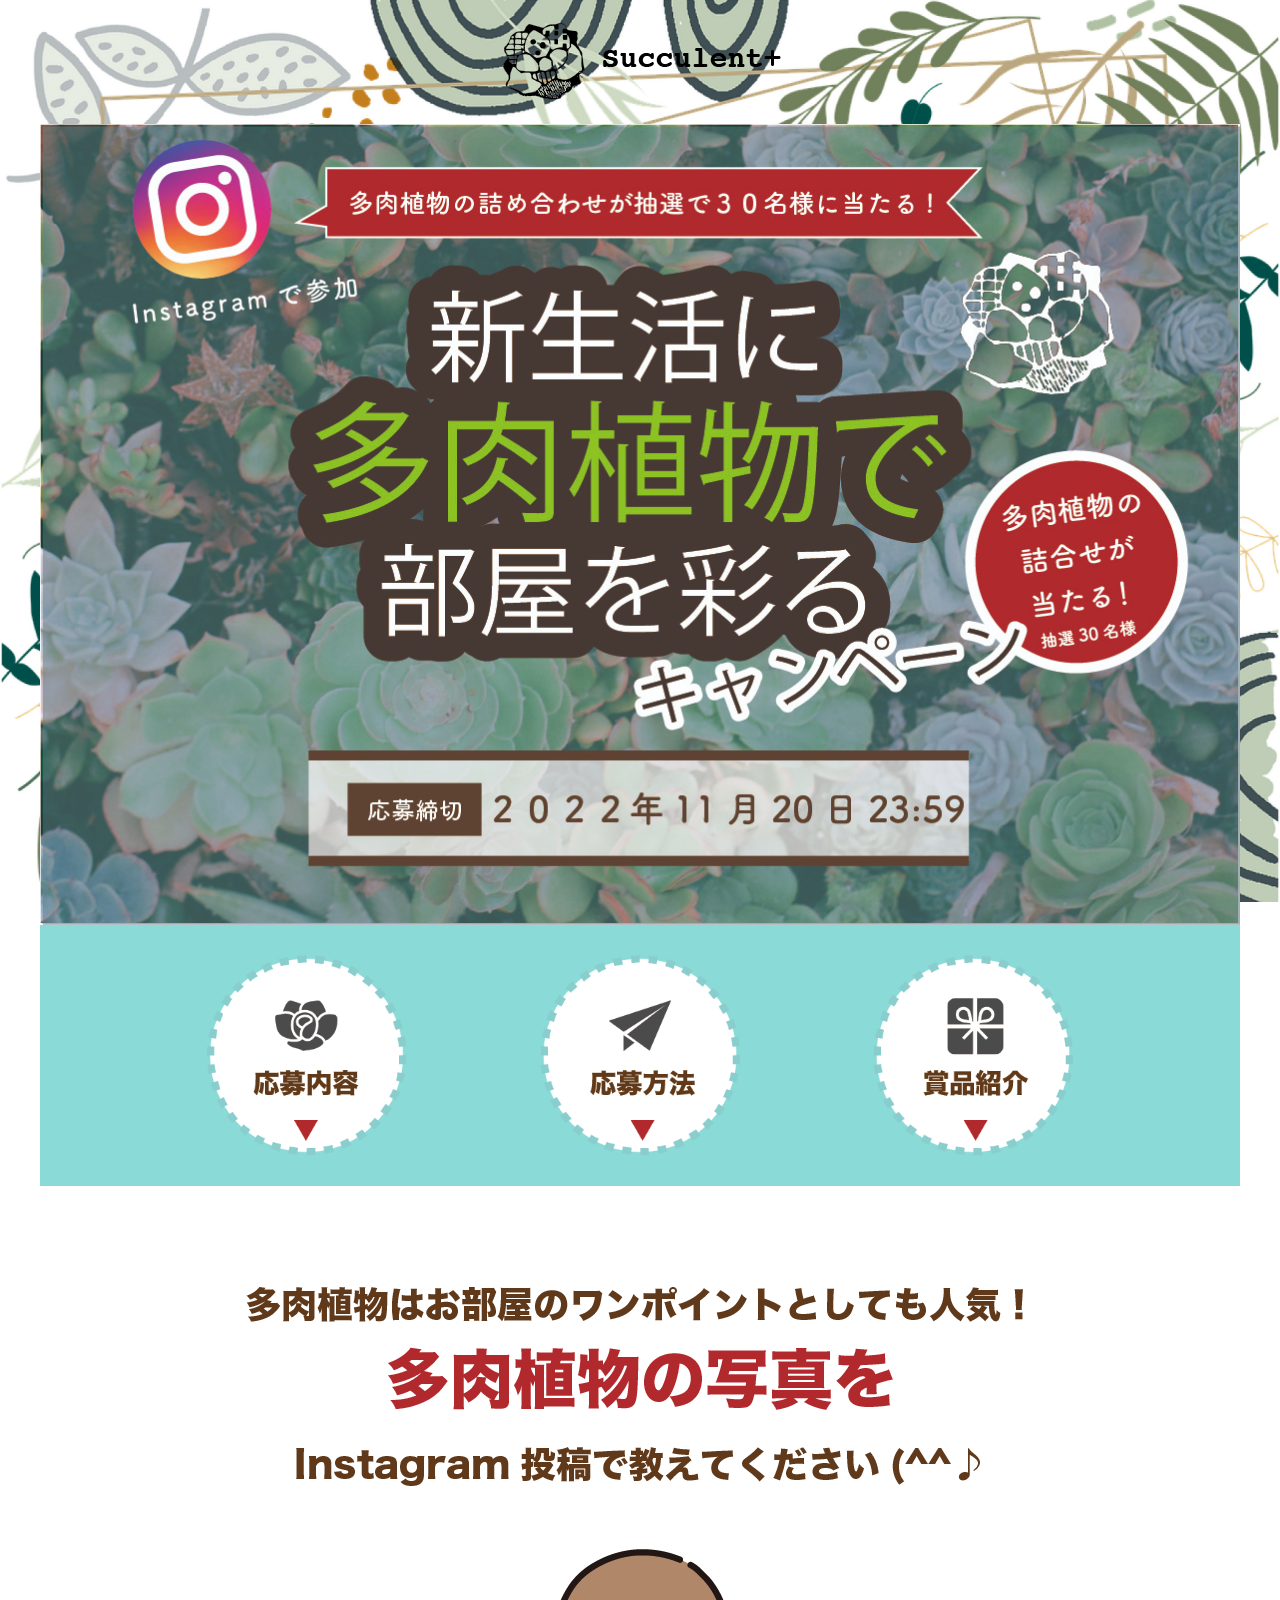
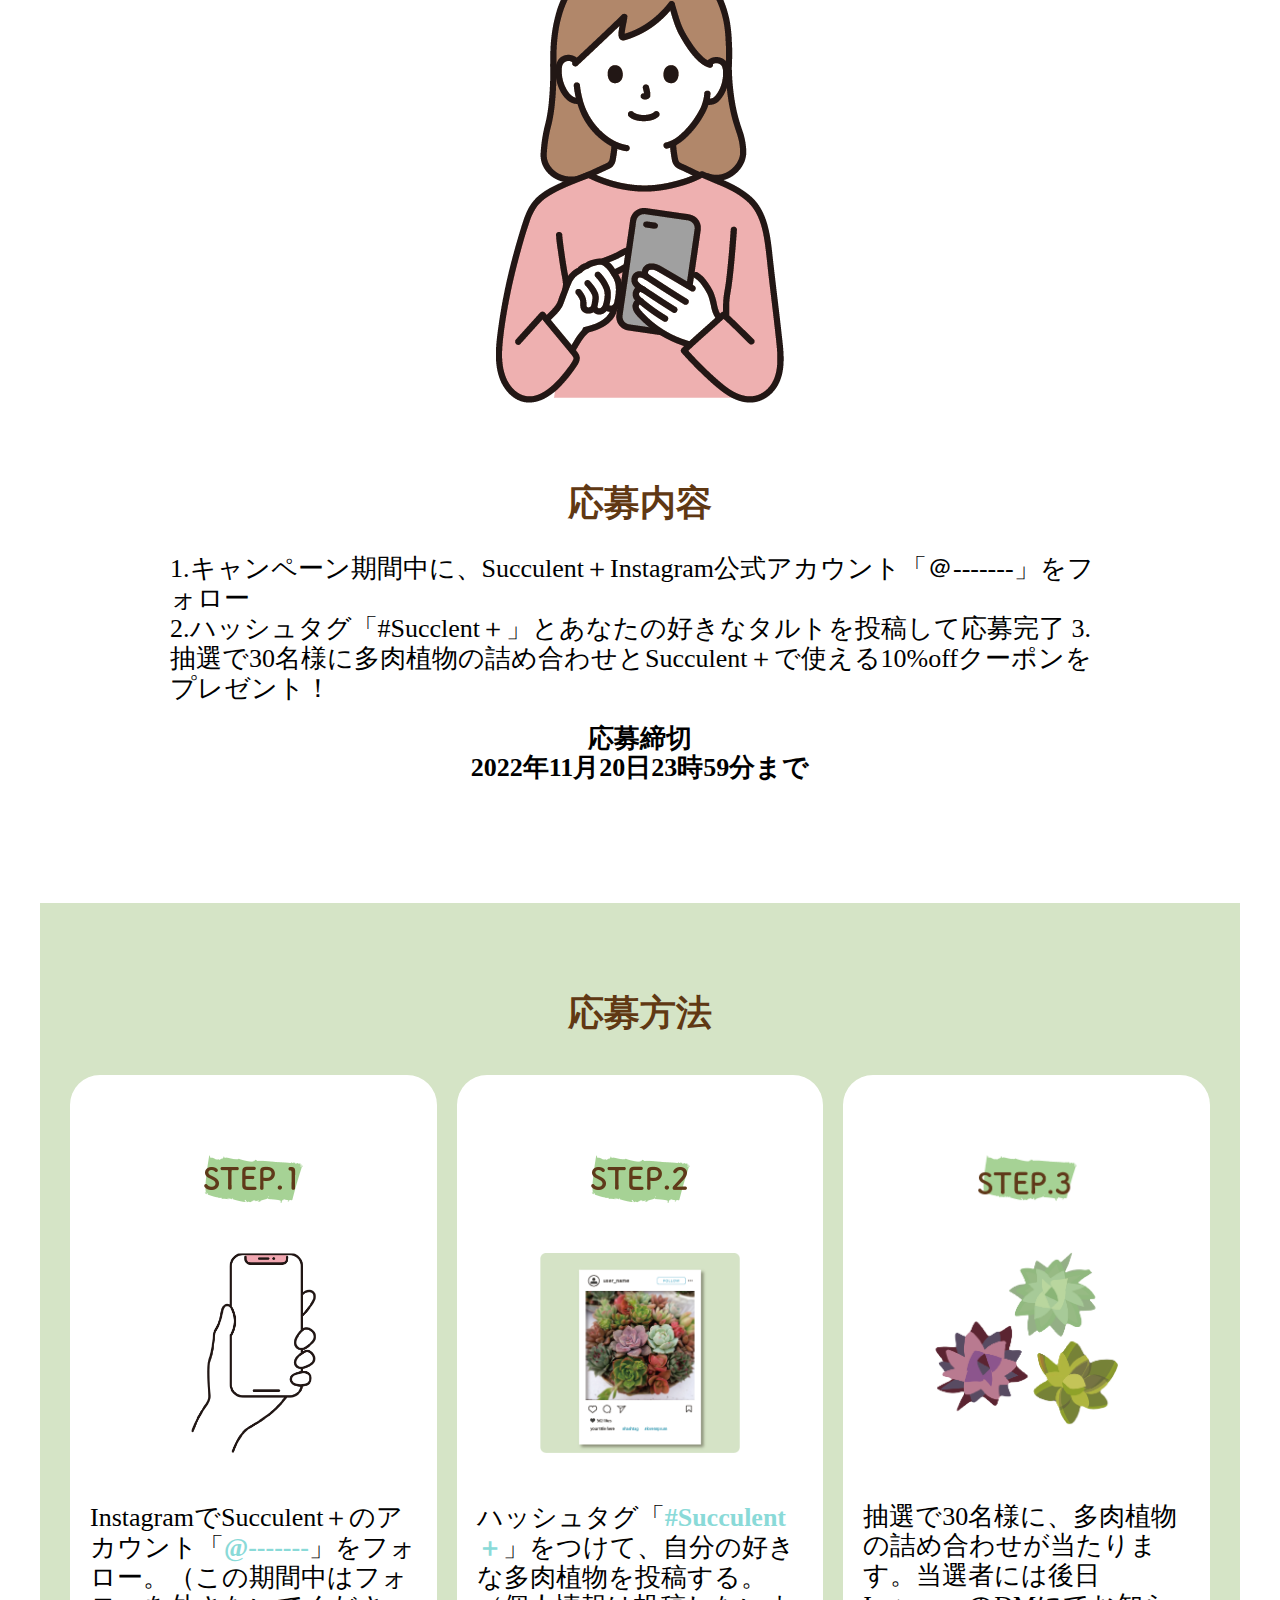
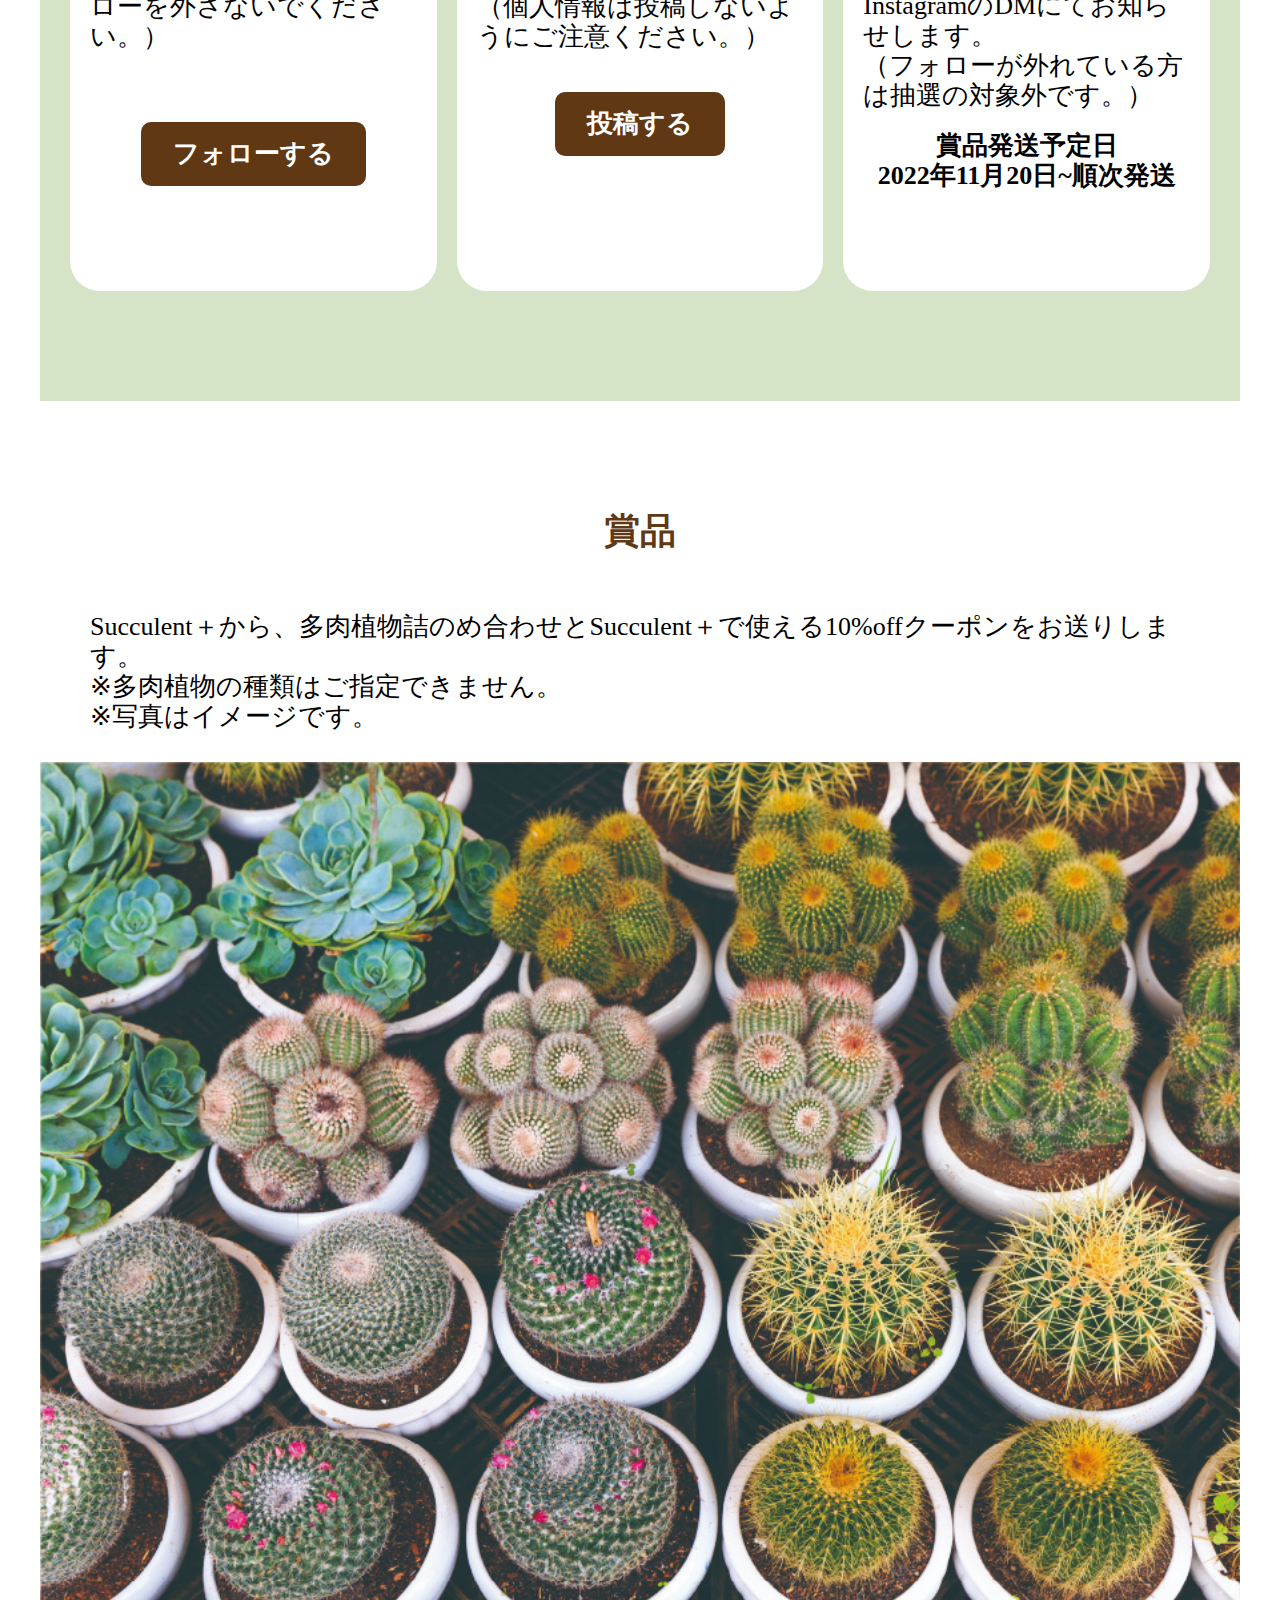
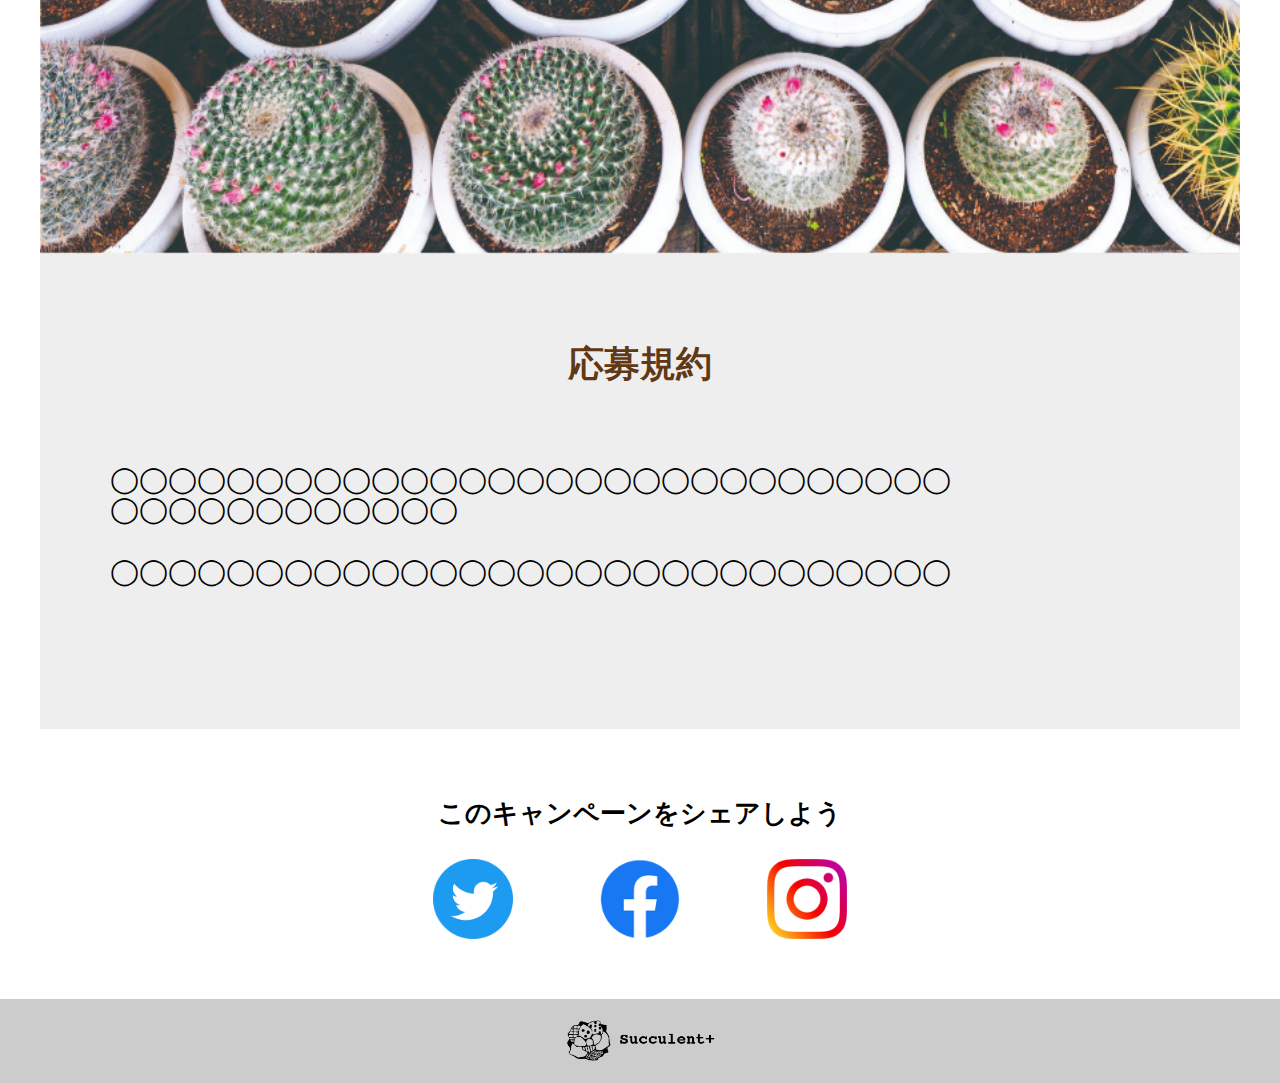
<file: SucculentPlus/campaign/index.html>
<!doctype html>
<html>
<head>
<meta charset="UTF-8">
<meta name="viewport" content="width=device-width, initial-scale=1">
<title>多肉植物キャンペーン(Succulent＋)</title>
<link href="css/destyle.css" rel="stylesheet" type="text/css">
<link href="css/style.css" rel="stylesheet" type="text/css">
</head>

<body>
	<header>
	<div class="logo">
	<a href="#"><img src="images/logo.png" alt="Succulent＋" /></a>
	</div>
	</header>
	
	
	<main>
	<div class="main-inner">
		
	<section>
	<div class="mainVisual">
		<h1 class="sp"><img src="images/mainV.jpg" alt="多肉植物でお部屋を飾る" /></h1>
		<h1 class="pc"><img src="images/mainV_CP.jpg" alt="多肉植物でお部屋を飾る" /></h1>
	</div>
	</section>
		
		
	<section>
	<nav>
		<ul class="icon-navi">
		    <li><a href="#about"><img src="images/btn_naiyou.png" alt="内容" /></a></li>
		    <li><a href="#howto"><img src="images/btn_oubo.png" alt="方法" /></a></li>
		    <li><a href="#prize"><img src="images/btn_syouhinn.png" alt="賞品" /></a></li>
		</ul>
	</nav>
	</section>
		
	
	<section>
	<div class="summary">
		<div class="sum-ttl"><img src="images/sum_ttl.png" alt="好きな多肉植物を教えてください" /></div>
		<div class="sum-img"><img src="images/sum_cut.png" alt="応募は簡単" /></div>
		<h2 id="about">応募内容</h2>
		<ol>
		<li>1.キャンペーン期間中に、Succulent＋Instagram公式アカウント「＠-------」をフォロー</li>
		<il>2.ハッシュタグ「#Succlent＋」とあなたの好きなタルトを投稿して応募完了</il>
		<il>3.抽選で30名様に多肉植物の詰め合わせとSucculent＋で使える10%offクーポンをプレゼント！</il>
		</ol>
		<h3>応募締切<br />2022年11月20日23時59分まで</h3>
	</div>
	</section>
		
		
	<section id="howto">
	<div class="howto">
		<h2>応募方法</h2>
		<div class="how-inner">
		    <div class="howtoBox">
			    <div class="how-icon"><img src="images/step1.png" alt="step1" /></div>
			    <div class="how-pic"><img src="images/step1_cut.png" alt="フォロー" /></div>
			    <p>InstagramでSucculent＋のアカウント「<a href="#">@-------</a>」をフォロー。（この期間中はフォローを外さないでください。）</p>
			　  <div class="btn-inner"><a href="#" class="btn">フォローする</a></div>
			</div>
		    <div class="howtoBox">
			    <div class="how-icon"><img src="images/step2.png" alt="step2" /></div>
			    <div class="how-pic"><img src="images/step2_cut.png" alt="投稿"　/></div>
			    <p>ハッシュタグ「<a href="#">#Succulent＋</a>」をつけて、自分の好きな多肉植物を投稿する。（個人情報は投稿しないようにご注意ください。）</p>
			    <div class="btn-inner"><a href="#" class="btn">投稿する</a></div>
			</div>
		    <div class="howtoBox">
				<div class="how-icon"><img src="images/step３.png" alt="step3" /></div>
			    <div class="how-pic"><img src="images/step３_cut.png" alt="DMでお知らせします。" /></div>
				<p>抽選で30名様に、多肉植物の詰め合わせが当たります。当選者には後日InstagramのDMにてお知らせします。</p>
				<p>（フォローが外れている方は抽選の対象外です。）</p>
			    <h3>賞品発送予定日<br />2022年11月20日~順次発送</h3>
			</div>
		</div>
	</div>
	</section>
		
		
	<section id="prize">
	<div class="prize">
		<h2>賞品</h2>
		<p>Succulent＋から、多肉植物詰のめ合わせとSucculent＋で使える10%offクーポンをお送りします。<br />
		※多肉植物の種類はご指定できません。<br />
		※写真はイメージです。</p>
		<div class="prize-img"><img src="images/item_cut.jpg" alt="多肉植物の詰め合わせ" /></div>
	</div>
	</section>
		
		
	<section>
	<div class="terms">
		<h2>応募規約</h2>
		<div class="te-txt">
		    <p>◯◯◯◯◯◯◯◯◯◯◯◯◯◯◯◯◯◯◯◯◯◯◯◯◯◯◯◯◯<br/>
			   ◯◯◯◯◯◯◯◯◯◯◯◯</p>
		    <p>◯◯◯◯◯◯◯◯◯◯◯◯◯◯◯◯◯◯◯◯◯◯◯◯◯◯◯◯◯</p>
		</div>
	</div>
	</section>
		
		
	<section>
	<div class="share">
	   <h3>このキャンペーンをシェアしよう</h3>
	   <div class="shar-inner">
		<div class="icon"><a href="#"><img src="images/icon_Twitter_blue.png" alt="Twitter" /></a></div>
		<div class="icon"><a href="#"><img src="images/icon_fasebook_blue.png" alt="Facebook" /></a></div>
		<div class="icon"><a href="#"><img src="images/icon_Instagram_rgb.png" alt="Instagram" /></a></div>
	   </div>
	</div>
	</section>
		
	</div><!--/main-inner-->
	</main>
	
	
	<footer>
	    <div class="f-logo">
		<a href="#"><img src="images/logo.png" alt="Succulent＋" /></a>
		</div>
	</footer>
</body>
</html>
</file>
<file: SucculentPlus/campaign/css/style.css>
@charset "UTF-8";
/* CSS Document */
@import url();
html {
	font-size:20px;	
}
body {
	font-family:"Kosug Maru","Hiragino Sans","Hiragino Kaku Gothic ProN", Meiryo, "sans-serif";
	background: url("../images/flowers-gf88e18e89_1280.jpg")center center / cover no-repeat fixed;
}
img {
	max-width: 100%;
}
a {
	color:#8adad8;
	font-weight:bold;
} 
h2 {
	font-size: 1.8rem;
	font-weight:bold;
	text-align: center;
	color:#603813;
	padding:30px 0;
}
h3 {
	font-weight:bold;
	text-align: center;
	padding:20px 0;
}
.sp {
	display:inline;
}
.pc {
	display:none;
}

.btn-inner {
	text-align:center;
}
a.btn {
	display: inline-block;
	border:2px solid #603813;
	color:#fff;
	padding:15px 30px;
	margin:40px 0 0 0;
	justify-content: center;
	border-radius:10px;
	transform:translateY(0px);
	transition:all 0.3s;
	background:#603813;
}
a.btn:hover {
	color:#603813;
	background:#fff;
	transform:translateY(-3px);
	box-shadow: 0 5px 0 #603813;
}

header .logo{
	padding:20px;
	margin:auto;
	text-align:center;
}
header .logo img{
	max-width:100%;
}
footer .f-logo{
	padding:20px;
	margin: auto;
	text-align:center;
	background:#ccc;
}
footer .f-logo img{
	width: 150px;
}

.main-inner{
	margin: auto;
	width: 100%;
	background:#fff;
}
nav{
	padding: 30px 0;
	background: #8adad8;
}
nav ul.icon-navi{
	display: flex;
}
nav ul.icon-navi li{
	width: calc(100%/3);
	justify-content:space-between;
	text-align:center;
}
nav ul.icon-navi li img{
	width:120px;
}

.summary{
	padding:100px 30px;
}
.summary .sum-ttl{
	text-align: center;
}
.summary .sum-img{
	text-align: center;
	padding:50px;
}
.summary ol{
	lisy-style:decimal;
	padding: 0 20px;
}

.howto{
	background: #d5e4c6;
	padding:60px 20px 100px 20px;
}
.how-inner{
	display:block;
}
.howto .howtoBox{
	background: #fff;
	width: 100%;
	padding: 80px 20px;
	margin: 50px auto;
	border-radius:30px;
}
.howto .how-icon{
	text-align: center;
}
.howto .how-icon img{
	width:100px;
}
.howto .how-pic{
	text-align: center;
	padding: 50px 0;
}

.prize{
	padding: 80px 0 0 0;
}
.prize p{
	padding:30px 20px;
}
.prize img{
	width:100%;
}
.terms {
	background: #eee;
	padding:60px 20px;
}
.terms .te-txt {
	padding:50px 0;
}
.terms .te-txt p {
	margin-bottom:1.6rem;
}

.share{
	padding:50px 20px;
}
.shar-inner{
	display: flex;
}
.shar-inner .icon {
	width:calc(100% / 3) ;
	justify-content: space-between;
	text-align:center;
	padding:10px;
 }

.shar-inner .icon img {
 width:80px ;
}

@media screen and (min-width: 768px){
	.main-inner { max-width:900px; }
	nav ul.icon-navi li img { width:200px; }
	.summary ol { padding:0 100px; }
	.prize p { padding:30px 50px; }
	.terms .te-txt { padding:50px; }
	.shar-inner { width:500px; margin:auto; }
}
@media screen and (min-width: 1200px){
	*{ font-size:26px; }
	.sp { display:none; }
	.pc { display:inherit; }
	.main-inner { max-width:1200px; }
	nav { padding:30px 100px; }
	.how-inner{ display:flex; }
	.howto .howtoBox { margin:10px; }
	.howto .how-pic img { width:auto; height:200px; }
 }
</file>
<file: SucculentPlus/campaign/css/destyle.css>
/*! destyle.css v3.0.2 | MIT License | https://github.com/nicolas-cusan/destyle.css */

/* Reset box-model and set borders */
/* ============================================ */

*,
::before,
::after {
  box-sizing: border-box;
  border-style: solid;
  border-width: 0;
}

/* Document */
/* ============================================ */

/**
 * 1. Correct the line height in all browsers.
 * 2. Prevent adjustments of font size after orientation changes in iOS.
 * 3. Remove gray overlay on links for iOS.
 */

html {
  line-height: 1.15; /* 1 */
  -webkit-text-size-adjust: 100%; /* 2 */
  -webkit-tap-highlight-color: transparent; /* 3*/
}

/* Sections */
/* ============================================ */

/**
 * Remove the margin in all browsers.
 */

body {
  margin: 0;
}

/**
 * Render the `main` element consistently in IE.
 */

main {
  display: block;
}

/* Vertical rhythm */
/* ============================================ */

p,
table,
blockquote,
address,
pre,
iframe,
form,
figure,
dl {
  margin: 0;
}

/* Headings */
/* ============================================ */

h1,
h2,
h3,
h4,
h5,
h6 {
  font-size: inherit;
  font-weight: inherit;
  margin: 0;
}

/* Lists (enumeration) */
/* ============================================ */

ul,
ol {
  margin: 0;
  padding: 0;
  list-style: none;
}

/* Lists (definition) */
/* ============================================ */

dt {
  font-weight: bold;
}

dd {
  margin-left: 0;
}

/* Grouping content */
/* ============================================ */

/**
 * 1. Add the correct box sizing in Firefox.
 * 2. Show the overflow in Edge and IE.
 */

hr {
  box-sizing: content-box; /* 1 */
  height: 0; /* 1 */
  overflow: visible; /* 2 */
  border-top-width: 1px;
  margin: 0;
  clear: both;
  color: inherit;
}

/**
 * 1. Correct the inheritance and scaling of font size in all browsers.
 * 2. Correct the odd `em` font sizing in all browsers.
 */

pre {
  font-family: monospace, monospace; /* 1 */
  font-size: inherit; /* 2 */
}

address {
  font-style: inherit;
}

/* Text-level semantics */
/* ============================================ */

/**
 * Remove the gray background on active links in IE 10.
 */

a {
  background-color: transparent;
  text-decoration: none;
  color: inherit;
}

/**
 * 1. Remove the bottom border in Chrome 57-
 * 2. Add the correct text decoration in Chrome, Edge, IE, Opera, and Safari.
 */

abbr[title] {
  text-decoration: underline dotted; /* 2 */
}

/**
 * Add the correct font weight in Chrome, Edge, and Safari.
 */

b,
strong {
  font-weight: bolder;
}

/**
 * 1. Correct the inheritance and scaling of font size in all browsers.
 * 2. Correct the odd `em` font sizing in all browsers.
 */

code,
kbd,
samp {
  font-family: monospace, monospace; /* 1 */
  font-size: inherit; /* 2 */
}

/**
 * Add the correct font size in all browsers.
 */

small {
  font-size: 80%;
}

/**
 * Prevent `sub` and `sup` elements from affecting the line height in
 * all browsers.
 */

sub,
sup {
  font-size: 75%;
  line-height: 0;
  position: relative;
  vertical-align: baseline;
}

sub {
  bottom: -0.25em;
}

sup {
  top: -0.5em;
}

/* Replaced content */
/* ============================================ */

/**
 * Prevent vertical alignment issues.
 */

svg,
img,
embed,
object,
iframe {
  vertical-align: bottom;
}

/* Forms */
/* ============================================ */

/**
 * Reset form fields to make them styleable.
 * 1. Make form elements stylable across systems iOS especially.
 * 2. Inherit text-transform from parent.
 */

button,
input,
optgroup,
select,
textarea {
  -webkit-appearance: none; /* 1 */
  appearance: none;
  vertical-align: middle;
  color: inherit;
  font: inherit;
  background: transparent;
  padding: 0;
  margin: 0;
  border-radius: 0;
  text-align: inherit;
  text-transform: inherit; /* 2 */
}

/**
 * Reset radio and checkbox appearance to preserve their look in iOS.
 */

[type="checkbox"] {
  -webkit-appearance: checkbox;
  appearance: checkbox;
}

[type="radio"] {
  -webkit-appearance: radio;
  appearance: radio;
}

/**
 * Correct cursors for clickable elements.
 */

button,
[type="button"],
[type="reset"],
[type="submit"] {
  cursor: pointer;
}

button:disabled,
[type="button"]:disabled,
[type="reset"]:disabled,
[type="submit"]:disabled {
  cursor: default;
}

/**
 * Improve outlines for Firefox and unify style with input elements & buttons.
 */

:-moz-focusring {
  outline: auto;
}

select:disabled {
  opacity: inherit;
}

/**
 * Remove padding
 */

option {
  padding: 0;
}

/**
 * Reset to invisible
 */

fieldset {
  margin: 0;
  padding: 0;
  min-width: 0;
}

legend {
  padding: 0;
}

/**
 * Add the correct vertical alignment in Chrome, Firefox, and Opera.
 */

progress {
  vertical-align: baseline;
}

/**
 * Remove the default vertical scrollbar in IE 10+.
 */

textarea {
  overflow: auto;
}

/**
 * Correct the cursor style of increment and decrement buttons in Chrome.
 */

[type="number"]::-webkit-inner-spin-button,
[type="number"]::-webkit-outer-spin-button {
  height: auto;
}

/**
 * 1. Correct the outline style in Safari.
 */

[type="search"] {
  outline-offset: -2px; /* 1 */
}

/**
 * Remove the inner padding in Chrome and Safari on macOS.
 */

[type="search"]::-webkit-search-decoration {
  -webkit-appearance: none;
}

/**
 * 1. Correct the inability to style clickable types in iOS and Safari.
 * 2. Fix font inheritance.
 */

::-webkit-file-upload-button {
  -webkit-appearance: button; /* 1 */
  font: inherit; /* 2 */
}

/**
 * Clickable labels
 */

label[for] {
  cursor: pointer;
}

/* Interactive */
/* ============================================ */

/*
 * Add the correct display in Edge, IE 10+, and Firefox.
 */

details {
  display: block;
}

/*
 * Add the correct display in all browsers.
 */

summary {
  display: list-item;
}

/*
 * Remove outline for editable content.
 */

[contenteditable]:focus {
  outline: auto;
}

/* Tables */
/* ============================================ */

/**
1. Correct table border color inheritance in all Chrome and Safari.
*/

table {
  border-color: inherit; /* 1 */
  border-collapse: collapse;
}

caption {
  text-align: left;
}

td,
th {
  vertical-align: top;
  padding: 0;
}

th {
  text-align: left;
  font-weight: bold;
}
</file>
